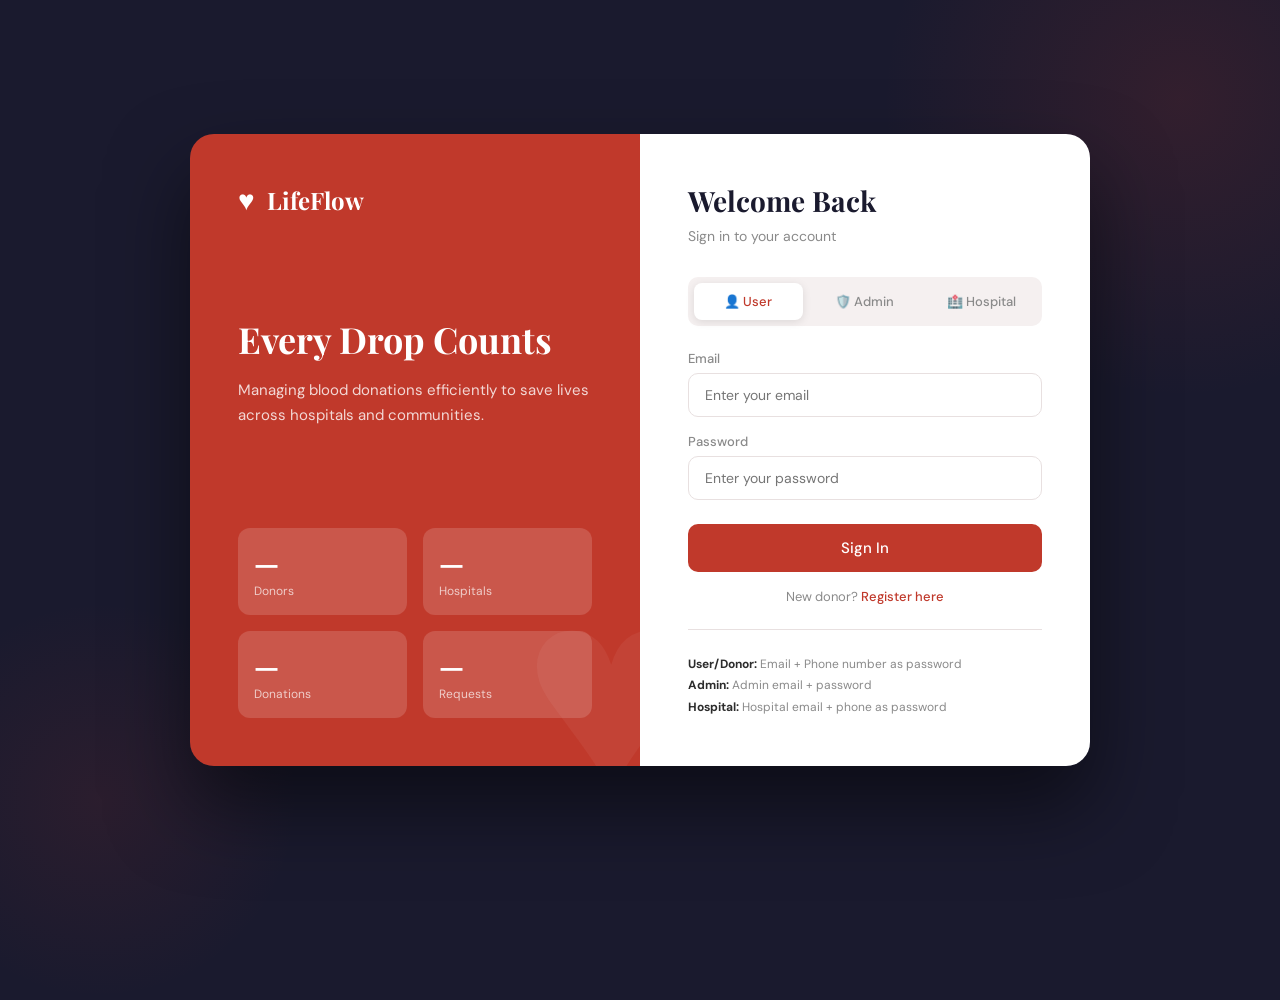
<file: index.html>
<!DOCTYPE html>
<html lang="en">
<head>
  <meta charset="UTF-8" />
  <meta name="viewport" content="width=device-width, initial-scale=1.0"/>
  <title>LifeFlow — Admin Dashboard</title>
  <link href="https://fonts.googleapis.com/css2?family=Playfair+Display:wght@400;600&family=DM+Sans:wght@300;400;500&display=swap" rel="stylesheet"/>
  <link rel="stylesheet" href="style.css"/>
</head>
<body>
  <nav class="sidebar">
    <div class="logo">
      <span class="logo-icon">&#9829;</span>
      <span class="logo-text">LifeFlow</span>
    </div>
    <div style="font-size:11px;color:rgba(255,255,255,0.4);padding:0 8px;margin-bottom:8px;text-transform:uppercase;letter-spacing:1px">Admin Panel</div>
    <ul class="nav-links">
      <li class="active" onclick="showSection('dashboard')"><span class="icon">&#9632;</span> Dashboard</li>
      <li onclick="showSection('donors')"><span class="icon">&#128100;</span> Donors</li>
      <li onclick="showSection('hospitals')"><span class="icon">&#127973;</span> Hospitals</li>
      <li onclick="showSection('donations')"><span class="icon">&#128137;</span> Donations</li>
      <li onclick="showSection('requests')"><span class="icon">&#128203;</span> Blood Requests</li>
      <li onclick="showSection('stock')"><span class="icon">&#128202;</span> Blood Stock</li>
    </ul>
    <div style="margin-top:auto;padding-top:2rem">
      <button class="btn-secondary" onclick="logout()" style="width:100%;font-size:13px;color:rgba(255,255,255,0.6);border-color:rgba(255,255,255,0.2)">&#128274; Logout</button>
    </div>
  </nav>

  <main class="main-content">
    <!-- DASHBOARD -->
    <section id="dashboard" class="section active">
      <div class="page-header">
        <h1>Dashboard</h1>
        <p class="subtitle">Blood Bank Overview</p>
      </div>
      <div class="stats-grid" id="dashboardStats">
        <div class="stat-card">
          <div class="stat-label">Total Donors</div>
          <div class="stat-value" id="totalDonors">—</div>
        </div>
        <div class="stat-card">
          <div class="stat-label">Hospitals</div>
          <div class="stat-value" id="totalHospitals">—</div>
        </div>
        <div class="stat-card">
          <div class="stat-label">Total Donations</div>
          <div class="stat-value" id="totalDonations">—</div>
        </div>
        <div class="stat-card urgent">
          <div class="stat-label">Pending Requests</div>
          <div class="stat-value" id="pendingRequests">—</div>
        </div>
      </div>
      <div class="stock-overview">
        <h2>Blood Stock Overview</h2>
        <div class="blood-grid" id="bloodStockGrid">Loading...</div>
      </div>
    </section>

    <!-- DONORS -->
    <section id="donors" class="section">
      <div class="page-header">
        <h1>Donors</h1>
        <button class="btn-primary" onclick="openModal('donorModal')">+ Add Donor</button>
      </div>
      <div class="search-bar">
        <input type="text" id="donorSearch" placeholder="Search by name or blood group..." oninput="filterDonors()"/>
      </div>
      <div class="table-wrap">
        <table id="donorTable">
          <thead><tr><th>Name</th><th>Gender</th><th>Age</th><th>Blood Group</th><th>Phone</th><th>City</th><th>Available</th><th>Actions</th></tr></thead>
          <tbody id="donorBody"></tbody>
        </table>
      </div>
    </section>

    <!-- HOSPITALS -->
    <section id="hospitals" class="section">
      <div class="page-header">
        <h1>Hospitals</h1>
        <button class="btn-primary" onclick="openModal('hospitalModal')">+ Add Hospital</button>
      </div>
      <div class="table-wrap">
        <table id="hospitalTable">
          <thead><tr><th>Name</th><th>City</th><th>Phone</th><th>Email</th><th>Actions</th></tr></thead>
          <tbody id="hospitalBody"></tbody>
        </table>
      </div>
    </section>

    <!-- DONATIONS -->
    <section id="donations" class="section">
      <div class="page-header">
        <h1>Donation Records</h1>
        <button class="btn-primary" onclick="openModal('donationModal')">+ Record Donation</button>
      </div>
      <div class="table-wrap">
        <table>
          <thead><tr><th>Donor</th><th>Hospital</th><th>Date</th><th>Units Donated</th></tr></thead>
          <tbody id="donationBody"></tbody>
        </table>
      </div>
    </section>

    <!-- BLOOD REQUESTS -->
    <section id="requests" class="section">
      <div class="page-header">
        <h1>Blood Requests</h1>
        <button class="btn-primary" onclick="openModal('requestModal')">+ New Request</button>
      </div>
      <div class="table-wrap">
        <table>
          <thead><tr><th>Patient</th><th>Blood Group</th><th>Units</th><th>Date</th><th>City</th><th>Status</th><th>Actions</th></tr></thead>
          <tbody id="requestBody"></tbody>
        </table>
      </div>
    </section>

    <!-- BLOOD STOCK -->
    <section id="stock" class="section">
      <div class="page-header">
        <h1>Blood Stock</h1>
        <button class="btn-primary" onclick="openModal('stockModal')">+ Update Stock</button>
      </div>
      <div class="table-wrap">
        <table>
          <thead><tr><th>Hospital</th><th>Blood Group</th><th>Units Available</th><th>Last Updated</th></tr></thead>
          <tbody id="stockBody"></tbody>
        </table>
      </div>
    </section>
  </main>

  <!-- MODALS -->
  <div class="modal-overlay" id="donorModal">
    <div class="modal">
      <div class="modal-header"><h2>Add Donor</h2><span class="close" onclick="closeModal('donorModal')">&times;</span></div>
      <form onsubmit="saveDonor(event)">
        <div class="form-row">
          <div class="form-group"><label>Full Name</label><input type="text" id="dName" required/></div>
          <div class="form-group"><label>Gender</label>
            <select id="dGender"><option>Male</option><option>Female</option><option>Other</option></select>
          </div>
        </div>
        <div class="form-row">
          <div class="form-group"><label>Age</label><input type="number" id="dAge" min="18" max="65" required/></div>
          <div class="form-group"><label>Blood Group</label>
            <select id="dBloodGroup"><option>A+</option><option>A-</option><option>B+</option><option>B-</option><option>AB+</option><option>AB-</option><option>O+</option><option>O-</option></select>
          </div>
        </div>
        <div class="form-row">
          <div class="form-group"><label>Phone</label><input type="text" id="dPhone" required/></div>
          <div class="form-group"><label>Email</label><input type="email" id="dEmail"/></div>
        </div>
        <div class="form-row">
          <div class="form-group"><label>City</label><input type="text" id="dCity"/></div>
          <div class="form-group"><label>Address</label><input type="text" id="dAddress"/></div>
        </div>
        <div class="form-group">
          <label><input type="checkbox" id="dAvailable" checked/> Available to Donate</label>
        </div>
        <div class="modal-footer">
          <button type="button" class="btn-secondary" onclick="closeModal('donorModal')">Cancel</button>
          <button type="submit" class="btn-primary">Save Donor</button>
        </div>
      </form>
    </div>
  </div>

  <div class="modal-overlay" id="hospitalModal">
    <div class="modal">
      <div class="modal-header"><h2>Add Hospital</h2><span class="close" onclick="closeModal('hospitalModal')">&times;</span></div>
      <form onsubmit="saveHospital(event)">
        <div class="form-group"><label>Hospital Name</label><input type="text" id="hName" required/></div>
        <div class="form-row">
          <div class="form-group"><label>City</label><input type="text" id="hCity" required/></div>
          <div class="form-group"><label>Phone</label><input type="text" id="hPhone"/></div>
        </div>
        <div class="form-row">
          <div class="form-group"><label>Email</label><input type="email" id="hEmail"/></div>
          <div class="form-group"><label>Address</label><input type="text" id="hAddress"/></div>
        </div>
        <div class="modal-footer">
          <button type="button" class="btn-secondary" onclick="closeModal('hospitalModal')">Cancel</button>
          <button type="submit" class="btn-primary">Save Hospital</button>
        </div>
      </form>
    </div>
  </div>

  <div class="modal-overlay" id="donationModal">
    <div class="modal">
      <div class="modal-header"><h2>Record Donation</h2><span class="close" onclick="closeModal('donationModal')">&times;</span></div>
      <form onsubmit="saveDonation(event)">
        <div class="form-row">
          <div class="form-group"><label>Donor ID</label><input type="number" id="dnDonorId" required/></div>
          <div class="form-group"><label>Hospital ID</label><input type="number" id="dnHospitalId" required/></div>
        </div>
        <div class="form-row">
          <div class="form-group"><label>Donation Date</label><input type="date" id="dnDate" required/></div>
          <div class="form-group"><label>Units Donated</label><input type="number" id="dnUnits" min="1" required/></div>
        </div>
        <div class="modal-footer">
          <button type="button" class="btn-secondary" onclick="closeModal('donationModal')">Cancel</button>
          <button type="submit" class="btn-primary">Save</button>
        </div>
      </form>
    </div>
  </div>

  <div class="modal-overlay" id="requestModal">
    <div class="modal">
      <div class="modal-header"><h2>New Blood Request</h2><span class="close" onclick="closeModal('requestModal')">&times;</span></div>
      <form onsubmit="saveRequest(event)">
        <div class="form-row">
          <div class="form-group"><label>Patient Name</label><input type="text" id="rPatient" required/></div>
          <div class="form-group"><label>Blood Group</label>
            <select id="rBloodGroup"><option>A+</option><option>A-</option><option>B+</option><option>B-</option><option>AB+</option><option>AB-</option><option>O+</option><option>O-</option></select>
          </div>
        </div>
        <div class="form-row">
          <div class="form-group"><label>Units Required</label><input type="number" id="rUnits" min="1" required/></div>
          <div class="form-group"><label>Request Date</label><input type="date" id="rDate" required/></div>
        </div>
        <div class="form-row">
          <div class="form-group"><label>City</label><input type="text" id="rCity"/></div>
          <div class="form-group"><label>Hospital ID</label><input type="number" id="rHospitalId" required/></div>
        </div>
        <div class="modal-footer">
          <button type="button" class="btn-secondary" onclick="closeModal('requestModal')">Cancel</button>
          <button type="submit" class="btn-primary">Submit Request</button>
        </div>
      </form>
    </div>
  </div>

  <div class="modal-overlay" id="stockModal">
    <div class="modal">
      <div class="modal-header"><h2>Update Blood Stock</h2><span class="close" onclick="closeModal('stockModal')">&times;</span></div>
      <form onsubmit="saveStock(event)">
        <div class="form-row">
          <div class="form-group"><label>Hospital ID</label><input type="number" id="sHospitalId" required/></div>
          <div class="form-group"><label>Blood Group</label>
            <select id="sBloodGroup"><option>A+</option><option>A-</option><option>B+</option><option>B-</option><option>AB+</option><option>AB-</option><option>O+</option><option>O-</option></select>
          </div>
        </div>
        <div class="form-group"><label>Units Available</label><input type="number" id="sUnits" min="0" required/></div>
        <div class="modal-footer">
          <button type="button" class="btn-secondary" onclick="closeModal('stockModal')">Cancel</button>
          <button type="submit" class="btn-primary">Update Stock</button>
        </div>
      </form>
    </div>
  </div>

  <div id="toast" class="toast"></div>
  <script src="app.js"></script>
</body>
</html>
</file>
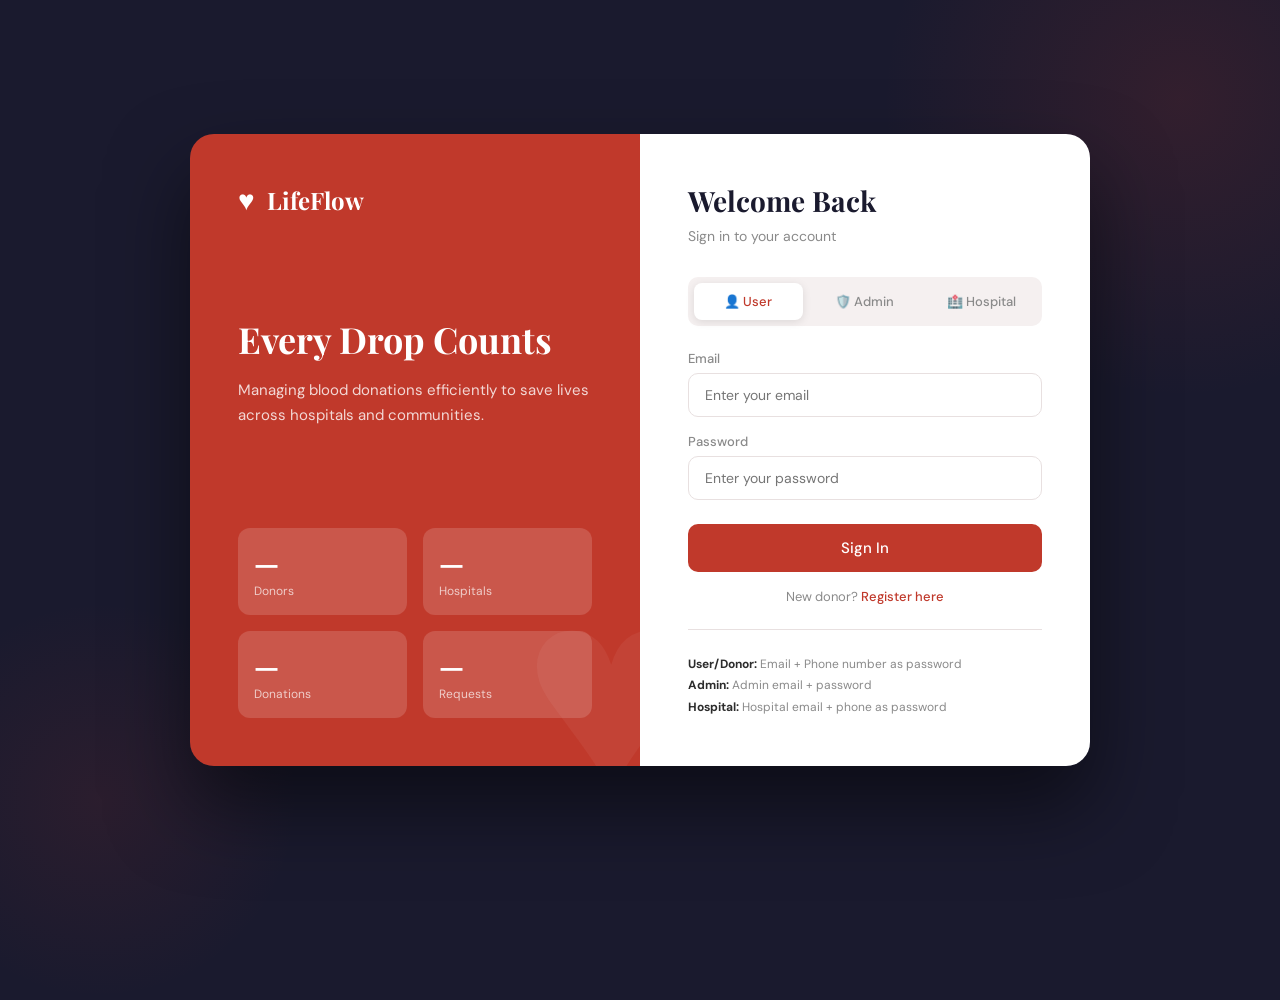
<file: login.html>
<!DOCTYPE html>
<html lang="en">
<head>
  <meta charset="UTF-8"/>
  <meta name="viewport" content="width=device-width, initial-scale=1.0"/>
  <title>LifeFlow — Login</title>
  <link href="https://fonts.googleapis.com/css2?family=Playfair+Display:wght@400;600;700&family=DM+Sans:wght@300;400;500&display=swap" rel="stylesheet"/>
  <style>
    *, *::before, *::after { box-sizing: border-box; margin: 0; padding: 0; }
    :root {
      --red: #c0392b; --red-dark: #922b21; --red-light: #fadbd8;
      --dark: #1a1a2e; --card: #ffffff; --border: #e8e0e0;
      --text: #2c2c2c; --text-muted: #8a8a8a; --bg: #f9f4f4;
    }
    body {
      font-family: 'DM Sans', sans-serif;
      background: var(--dark);
      min-height: 100vh;
      display: flex; align-items: center; justify-content: center;
      position: relative; overflow: hidden;
    }
    body::before {
      content: '';
      position: absolute; width: 600px; height: 600px;
      background: radial-gradient(circle, rgba(192,57,43,0.15) 0%, transparent 70%);
      top: -200px; right: -200px; border-radius: 50%;
      animation: pulse 4s ease-in-out infinite;
    }
    body::after {
      content: '';
      position: absolute; width: 400px; height: 400px;
      background: radial-gradient(circle, rgba(192,57,43,0.1) 0%, transparent 70%);
      bottom: -100px; left: -100px; border-radius: 50%;
      animation: pulse 4s ease-in-out infinite reverse;
    }
    @keyframes pulse { 0%,100%{transform:scale(1);opacity:.5} 50%{transform:scale(1.1);opacity:1} }
    @keyframes slideUp { from{transform:translateY(30px);opacity:0} to{transform:translateY(0);opacity:1} }

    .container {
      display: grid; grid-template-columns: 1fr 1fr;
      width: 900px; max-width: 95vw; min-height: 560px;
      border-radius: 24px; overflow: hidden;
      position: relative; z-index: 1;
      box-shadow: 0 40px 80px rgba(0,0,0,0.5);
      animation: slideUp 0.5s ease;
    }
    .left-panel {
      background: var(--red); padding: 3rem;
      display: flex; flex-direction: column; justify-content: space-between;
      position: relative; overflow: hidden;
    }
    .left-panel::before {
      content: '♥'; position: absolute; font-size: 300px;
      color: rgba(255,255,255,0.05); bottom: -80px; right: -60px; line-height: 1;
    }
    .brand { display: flex; align-items: center; gap: 12px; }
    .brand-icon { font-size: 28px; color: #fff; }
    .brand-name { font-family:'Playfair Display',serif; color:#fff; font-size:24px; font-weight:700; }
    .left-content { position: relative; z-index: 1; }
    .left-content h1 { font-family:'Playfair Display',serif; color:#fff; font-size:36px; font-weight:700; line-height:1.2; margin-bottom:1rem; }
    .left-content p { color:rgba(255,255,255,0.8); font-size:15px; line-height:1.7; }
    .stats { display:grid; grid-template-columns:1fr 1fr; gap:16px; position:relative; z-index:1; }
    .stat-item { background:rgba(255,255,255,0.15); border-radius:12px; padding:16px; }
    .stat-num { font-family:'Playfair Display',serif; font-size:28px; font-weight:700; color:#fff; }
    .stat-lbl { font-size:12px; color:rgba(255,255,255,0.7); margin-top:2px; }

    .right-panel { background:var(--card); padding:3rem; display:flex; flex-direction:column; justify-content:center; }
    .right-panel h2 { font-family:'Playfair Display',serif; font-size:28px; color:var(--dark); margin-bottom:8px; }
    .right-panel .sub { color:var(--text-muted); font-size:14px; margin-bottom:2rem; }

    .role-tabs { display:grid; grid-template-columns:1fr 1fr 1fr; gap:8px; margin-bottom:1.5rem; background:#f5f0f0; padding:6px; border-radius:10px; }
    .role-tab { padding:10px; border:none; background:transparent; border-radius:8px; font-family:'DM Sans',sans-serif; font-size:13px; font-weight:500; color:var(--text-muted); cursor:pointer; transition:all 0.2s; text-align:center; }
    .role-tab.active { background:var(--card); color:var(--red); box-shadow:0 2px 8px rgba(0,0,0,0.1); }

    .form-group { margin-bottom:1rem; }
    .form-group label { display:block; font-size:13px; font-weight:500; color:var(--text-muted); margin-bottom:6px; }
    .form-group input { width:100%; padding:12px 16px; border:1.5px solid var(--border); border-radius:10px; font-family:'DM Sans',sans-serif; font-size:14px; color:var(--text); outline:none; transition:border 0.2s; }
    .form-group input:focus { border-color:var(--red); }

    .btn-login { width:100%; padding:14px; background:var(--red); color:#fff; border:none; border-radius:10px; font-family:'DM Sans',sans-serif; font-size:15px; font-weight:500; cursor:pointer; transition:background 0.2s,transform 0.1s; margin-top:0.5rem; }
    .btn-login:hover { background:var(--red-dark); }
    .btn-login:active { transform:scale(0.98); }

    .error-msg { background:var(--red-light); color:var(--red-dark); padding:10px 14px; border-radius:8px; font-size:13px; margin-bottom:1rem; display:none; }
    .error-msg.show { display:block; }

    .hint { margin-top:1.5rem; padding-top:1.5rem; border-top:1px solid var(--border); font-size:12px; color:var(--text-muted); line-height:1.8; }
    .hint strong { color:var(--text); }

    .register-link { text-align:center; margin-top:1rem; font-size:13px; color:var(--text-muted); }
    .register-link a { color:var(--red); text-decoration:none; font-weight:500; }

    @media(max-width:700px) { .container{grid-template-columns:1fr} .left-panel{display:none} }
  </style>
</head>
<body>
<div class="container">
  <div class="left-panel">
    <div class="brand">
      <span class="brand-icon">♥</span>
      <span class="brand-name">LifeFlow</span>
    </div>
    <div class="left-content">
      <h1>Every Drop Counts</h1>
      <p>Managing blood donations efficiently to save lives across hospitals and communities.</p>
    </div>
    <div class="stats">
      <div class="stat-item"><div class="stat-num" id="ls-donors">—</div><div class="stat-lbl">Donors</div></div>
      <div class="stat-item"><div class="stat-num" id="ls-hospitals">—</div><div class="stat-lbl">Hospitals</div></div>
      <div class="stat-item"><div class="stat-num" id="ls-donations">—</div><div class="stat-lbl">Donations</div></div>
      <div class="stat-item"><div class="stat-num" id="ls-requests">—</div><div class="stat-lbl">Requests</div></div>
    </div>
  </div>

  <div class="right-panel">
    <h2>Welcome Back</h2>
    <p class="sub">Sign in to your account</p>

    <div class="role-tabs">
      <button class="role-tab active" onclick="setRole('user', this)">👤 User</button>
      <button class="role-tab" onclick="setRole('admin', this)">🛡️ Admin</button>
      <button class="role-tab" onclick="setRole('hospital', this)">🏥 Hospital</button>
    </div>

    <div class="error-msg" id="errorMsg">Invalid credentials. Please try again.</div>

    <div class="form-group">
      <label>Email</label>
      <input type="email" id="loginEmail" placeholder="Enter your email"/>
    </div>
    <div class="form-group">
      <label id="passLabel">Password</label>
      <input type="password" id="loginPassword" placeholder="Enter your password"/>
    </div>

    <button class="btn-login" onclick="handleLogin()">Sign In</button>

    <div class="register-link" id="registerLink">
      New donor? <a href="register.html">Register here</a>
    </div>

    <div class="hint" id="loginHint">
      <strong>User/Donor:</strong> Email + Phone number as password<br/>
      <strong>Admin:</strong> Admin email + password<br/>
      <strong>Hospital:</strong> Hospital email + phone as password
    </div>
  </div>
</div>

<script>
  const API = 'http://localhost:8080/api';
  let currentRole = 'user';

  function setRole(role, btn) {
    currentRole = role;
    document.querySelectorAll('.role-tab').forEach(t => t.classList.remove('active'));
    btn.classList.add('active');
    document.getElementById('errorMsg').classList.remove('show');
    document.getElementById('registerLink').style.display = (role === 'user') ? 'block' : 'none';
    document.getElementById('loginEmail').value = '';
    document.getElementById('loginPassword').value = '';
  }

  async function handleLogin() {
    const email = document.getElementById('loginEmail').value.trim();
    const password = document.getElementById('loginPassword').value.trim();
    const errorMsg = document.getElementById('errorMsg');
    errorMsg.classList.remove('show');

    if (!email || !password) {
      errorMsg.textContent = 'Please enter email and password.';
      errorMsg.classList.add('show'); return;
    }

    try {
      const endpoint = currentRole === 'admin' ? 'admin' : currentRole === 'hospital' ? 'hospital' : 'donor';
      const res = await fetch(`${API}/auth/${endpoint}/login`, {
        method: 'POST',
        headers: {'Content-Type':'application/json'},
        body: JSON.stringify({email, password})
      });

      if (res.ok) {
        const data = await res.json();
        sessionStorage.setItem('role', currentRole);
        sessionStorage.setItem('user', JSON.stringify(data));
        if (currentRole === 'admin') window.location.href = 'index.html';
        else if (currentRole === 'hospital') window.location.href = 'hospital-dashboard.html';
        else window.location.href = 'user-dashboard.html';
      } else {
        errorMsg.textContent = currentRole === 'user'
          ? 'Invalid credentials. Use your email and phone number as password.'
          : currentRole === 'hospital'
          ? 'Invalid credentials. Use hospital email and phone as password.'
          : 'Invalid admin credentials.';
        errorMsg.classList.add('show');
      }
    } catch(e) {
      errorMsg.textContent = 'Cannot connect to server. Make sure backend is running.';
      errorMsg.classList.add('show');
    }
  }

  document.addEventListener('keydown', e => { if (e.key === 'Enter') handleLogin(); });

  async function loadStats() {
    try {
      const [d,h,dn,r] = await Promise.all([
        fetch(`${API}/donors`).then(r=>r.json()),
        fetch(`${API}/hospitals`).then(r=>r.json()),
        fetch(`${API}/donations`).then(r=>r.json()),
        fetch(`${API}/requests`).then(r=>r.json())
      ]);
      document.getElementById('ls-donors').textContent = d.length;
      document.getElementById('ls-hospitals').textContent = h.length;
      document.getElementById('ls-donations').textContent = dn.length;
      document.getElementById('ls-requests').textContent = r.length;
    } catch(e) {}
  }
  loadStats();
</script>
</body>
</html>
</file>
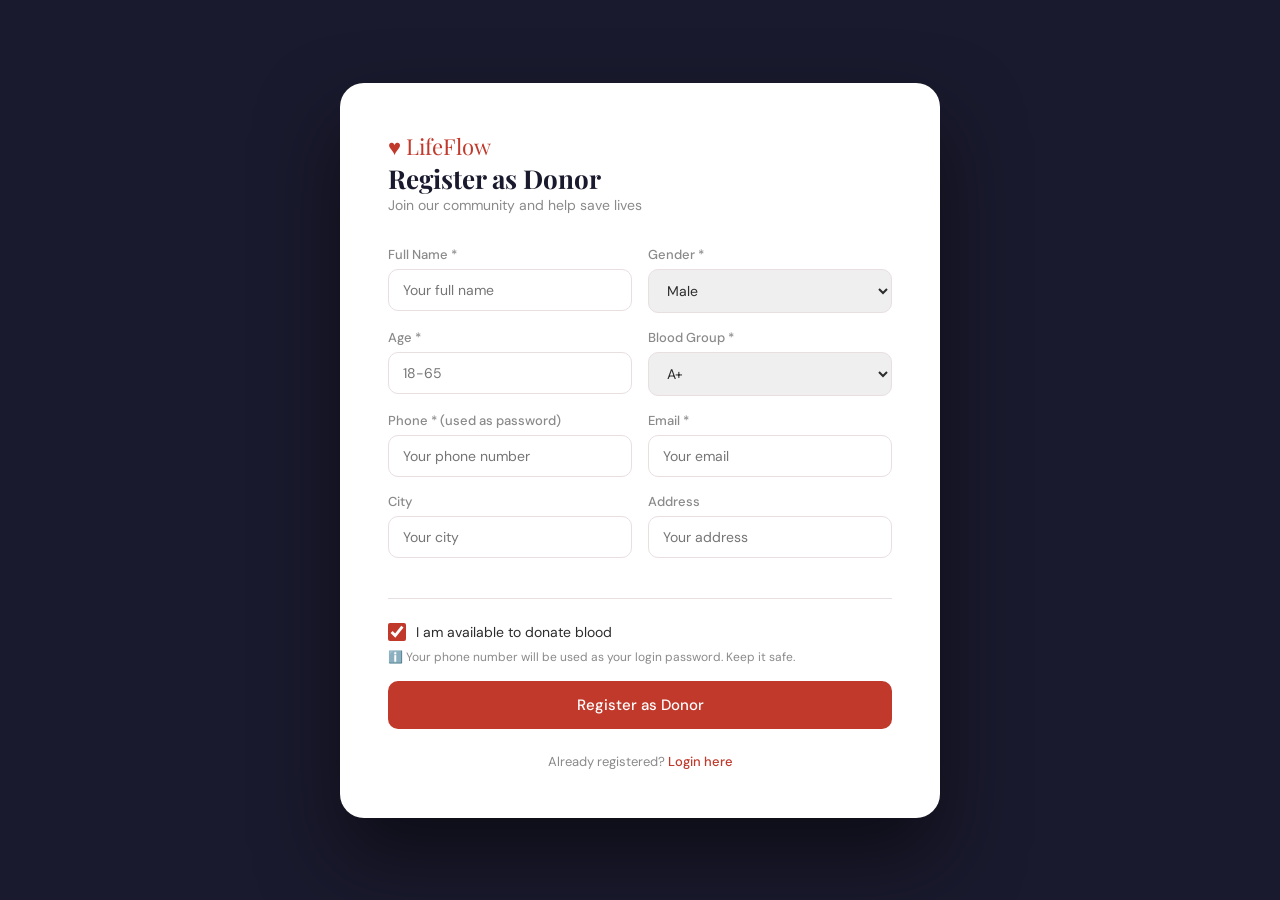
<file: register.html>
<!DOCTYPE html>
<html lang="en">
<head>
  <meta charset="UTF-8"/>
  <meta name="viewport" content="width=device-width, initial-scale=1.0"/>
  <title>LifeFlow — Register as Donor</title>
  <link href="https://fonts.googleapis.com/css2?family=Playfair+Display:wght@400;600;700&family=DM+Sans:wght@300;400;500&display=swap" rel="stylesheet"/>
  <style>
    *, *::before, *::after { box-sizing: border-box; margin: 0; padding: 0; }
    :root { --red:#c0392b; --red-dark:#922b21; --red-light:#fadbd8; --dark:#1a1a2e; --card:#ffffff; --border:#e8e0e0; --text:#2c2c2c; --text-muted:#8a8a8a; }
    body { font-family:'DM Sans',sans-serif; background:var(--dark); min-height:100vh; display:flex; align-items:center; justify-content:center; padding:2rem; }
    @keyframes slideUp { from{transform:translateY(30px);opacity:0} to{transform:translateY(0);opacity:1} }

    .register-box {
      background:var(--card); border-radius:24px; padding:3rem;
      width:600px; max-width:95vw;
      box-shadow:0 40px 80px rgba(0,0,0,0.5);
      animation:slideUp 0.5s ease;
    }
    .reg-header { display:flex; align-items:center; gap:12px; margin-bottom:2rem; }
    .reg-header .logo { font-family:'Playfair Display',serif; font-size:22px; color:var(--red); display:flex; align-items:center; gap:8px; }
    .reg-header h2 { font-family:'Playfair Display',serif; font-size:26px; color:var(--dark); }
    .reg-header p { color:var(--text-muted); font-size:14px; }

    .form-row { display:grid; grid-template-columns:1fr 1fr; gap:16px; }
    .form-group { margin-bottom:1rem; display:flex; flex-direction:column; gap:6px; }
    .form-group label { font-size:13px; font-weight:500; color:var(--text-muted); }
    .form-group input, .form-group select {
      padding:11px 14px; border:1.5px solid var(--border); border-radius:10px;
      font-family:'DM Sans',sans-serif; font-size:14px; color:var(--text); outline:none; transition:border 0.2s;
    }
    .form-group input:focus, .form-group select:focus { border-color:var(--red); }

    .check-group { display:flex; align-items:center; gap:10px; margin:0.5rem 0; }
    .check-group input { width:18px; height:18px; accent-color:var(--red); }
    .check-group label { font-size:14px; color:var(--text); }

    .btn-register { width:100%; padding:14px; background:var(--red); color:#fff; border:none; border-radius:10px; font-family:'DM Sans',sans-serif; font-size:15px; font-weight:500; cursor:pointer; transition:background 0.2s; margin-top:1rem; }
    .btn-register:hover { background:var(--red-dark); }

    .success-msg { background:#d5f5e3; color:#1e8449; padding:12px 16px; border-radius:10px; font-size:14px; margin-bottom:1rem; display:none; }
    .success-msg.show { display:block; }
    .error-msg { background:var(--red-light); color:var(--red-dark); padding:12px 16px; border-radius:10px; font-size:14px; margin-bottom:1rem; display:none; }
    .error-msg.show { display:block; }

    .login-link { text-align:center; margin-top:1.5rem; font-size:13px; color:var(--text-muted); }
    .login-link a { color:var(--red); text-decoration:none; font-weight:500; }

    .divider { border:none; border-top:1px solid var(--border); margin:1.5rem 0; }
  </style>
</head>
<body>
<div class="register-box">
  <div class="reg-header">
    <div>
      <div class="logo">♥ LifeFlow</div>
      <h2>Register as Donor</h2>
      <p>Join our community and help save lives</p>
    </div>
  </div>

  <div class="success-msg" id="successMsg">✅ Registration successful! You can now login with your email and phone number.</div>
  <div class="error-msg" id="errorMsg"></div>

  <form onsubmit="registerDonor(event)">
    <div class="form-row">
      <div class="form-group">
        <label>Full Name *</label>
        <input type="text" id="rName" required placeholder="Your full name"/>
      </div>
      <div class="form-group">
        <label>Gender *</label>
        <select id="rGender">
          <option>Male</option><option>Female</option><option>Other</option>
        </select>
      </div>
    </div>
    <div class="form-row">
      <div class="form-group">
        <label>Age *</label>
        <input type="number" id="rAge" min="18" max="65" required placeholder="18-65"/>
      </div>
      <div class="form-group">
        <label>Blood Group *</label>
        <select id="rBloodGroup">
          <option>A+</option><option>A-</option><option>B+</option><option>B-</option>
          <option>AB+</option><option>AB-</option><option>O+</option><option>O-</option>
        </select>
      </div>
    </div>
    <div class="form-row">
      <div class="form-group">
        <label>Phone * (used as password)</label>
        <input type="text" id="rPhone" required placeholder="Your phone number"/>
      </div>
      <div class="form-group">
        <label>Email *</label>
        <input type="email" id="rEmail" required placeholder="Your email"/>
      </div>
    </div>
    <div class="form-row">
      <div class="form-group">
        <label>City</label>
        <input type="text" id="rCity" placeholder="Your city"/>
      </div>
      <div class="form-group">
        <label>Address</label>
        <input type="text" id="rAddress" placeholder="Your address"/>
      </div>
    </div>
    <hr class="divider"/>
    <div class="check-group">
      <input type="checkbox" id="rAvailable" checked/>
      <label for="rAvailable">I am available to donate blood</label>
    </div>
    <p style="font-size:12px;color:var(--text-muted);margin-top:8px">
      ℹ️ Your phone number will be used as your login password. Keep it safe.
    </p>
    <button type="submit" class="btn-register">Register as Donor</button>
  </form>

  <div class="login-link">Already registered? <a href="login.html">Login here</a></div>
</div>

<script>
  const API = 'http://localhost:8080/api';

  async function registerDonor(e) {
    e.preventDefault();
    const donor = {
      fullName: document.getElementById('rName').value,
      gender: document.getElementById('rGender').value,
      age: +document.getElementById('rAge').value,
      bloodGroup: document.getElementById('rBloodGroup').value,
      phone: document.getElementById('rPhone').value,
      email: document.getElementById('rEmail').value,
      city: document.getElementById('rCity').value,
      address: document.getElementById('rAddress').value,
      availableToDonate: document.getElementById('rAvailable').checked
    };

    try {
      const res = await fetch(`${API}/donors`, {
        method: 'POST',
        headers: {'Content-Type':'application/json'},
        body: JSON.stringify(donor)
      });
      if (res.ok) {
        document.getElementById('successMsg').classList.add('show');
        document.getElementById('errorMsg').classList.remove('show');
        e.target.reset();
        setTimeout(() => window.location.href = 'login.html', 2500);
      } else {
        throw new Error('Registration failed');
      }
    } catch(err) {
      document.getElementById('errorMsg').textContent = 'Registration failed. Please try again.';
      document.getElementById('errorMsg').classList.add('show');
    }
  }
</script>
</body>
</html>
</file>
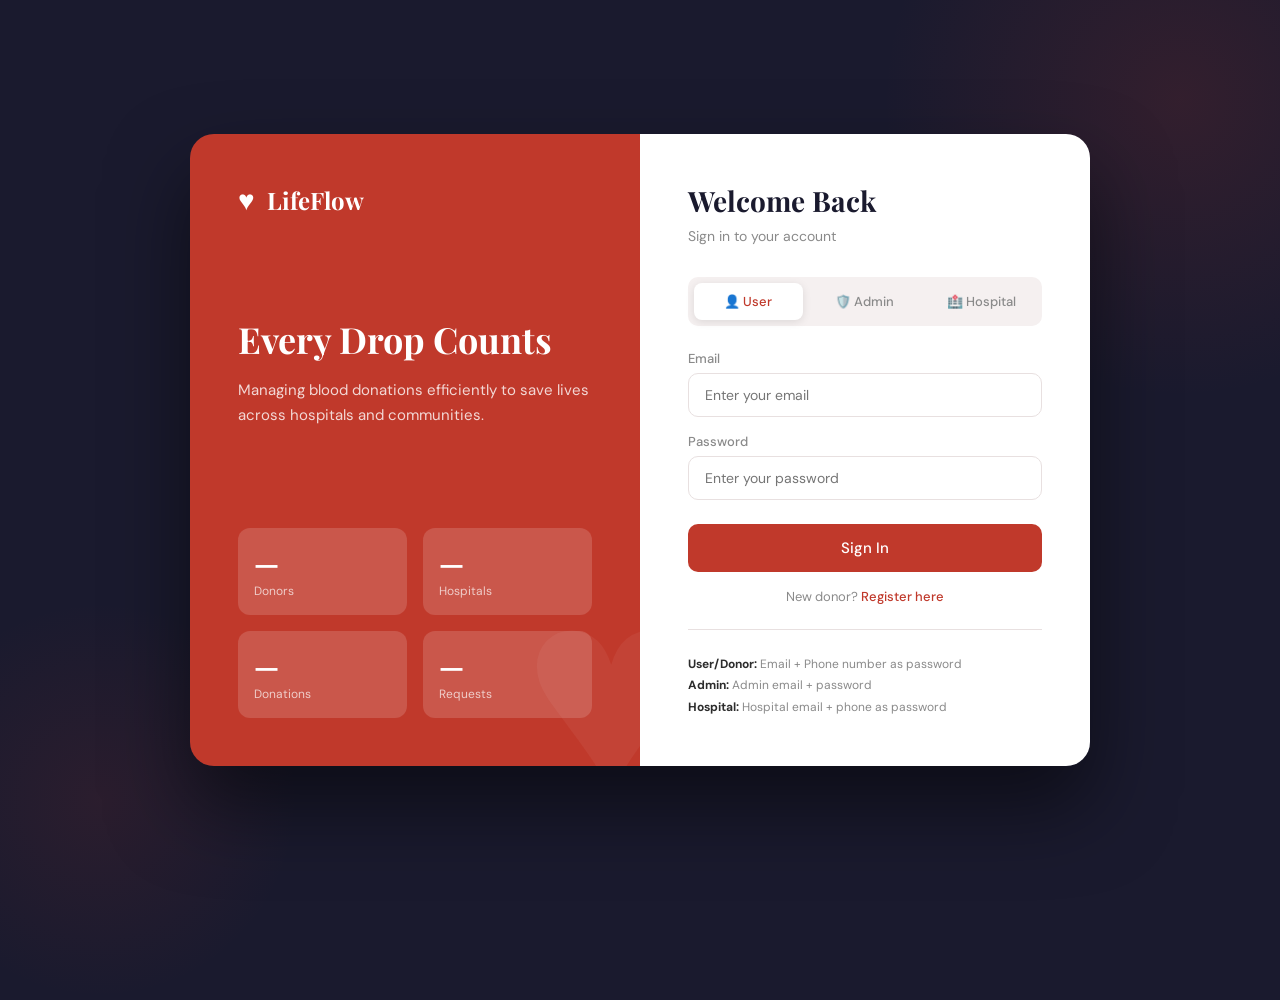
<file: user-dashboard.html>
<!DOCTYPE html>
<html lang="en">
<head>
  <meta charset="UTF-8"/>
  <meta name="viewport" content="width=device-width, initial-scale=1.0"/>
  <title>LifeFlow — User Dashboard</title>
  <link href="https://fonts.googleapis.com/css2?family=Playfair+Display:wght@400;600&family=DM+Sans:wght@300;400;500&display=swap" rel="stylesheet"/>
  <link rel="stylesheet" href="style.css"/>
  <style>
    .profile-banner {
      background: linear-gradient(135deg, var(--red) 0%, var(--red-dark) 100%);
      border-radius: 16px; padding: 2rem; color: #fff;
      display: flex; align-items: center; gap: 1.5rem; margin-bottom: 2rem;
    }
    .avatar {
      width: 65px; height: 65px; border-radius: 50%;
      background: rgba(255,255,255,0.2);
      display: flex; align-items: center; justify-content: center;
      font-family: 'Playfair Display', serif; font-size: 24px; color: #fff; flex-shrink: 0;
    }
    .profile-info h2 { font-family: 'Playfair Display', serif; font-size: 20px; margin-bottom: 4px; }
    .profile-info p { font-size: 13px; opacity: 0.85; margin-bottom: 2px; }
    .blood-pill {
      margin-left: auto; background: rgba(255,255,255,0.2);
      border-radius: 12px; padding: 12px 20px; text-align: center; flex-shrink: 0;
    }
    .blood-pill .bg { font-family: 'Playfair Display', serif; font-size: 30px; font-weight: 600; }
    .blood-pill .bl { font-size: 11px; opacity: 0.8; text-transform: uppercase; letter-spacing: 1px; }
    .donor-card {
      background: var(--card); border: 1px solid var(--border); border-radius: 12px;
      padding: 1.25rem; display: flex; align-items: center; gap: 1rem;
    }
    .donor-avatar {
      width: 44px; height: 44px; border-radius: 50%;
      background: var(--red-light); display: flex; align-items: center;
      justify-content: center; font-weight: 600; color: var(--red); flex-shrink: 0;
    }
    .donor-info { flex: 1; }
    .donor-info strong { display: block; font-size: 14px; color: var(--text); }
    .donor-info span { font-size: 12px; color: var(--text-muted); }
    .donors-grid { display: grid; grid-template-columns: repeat(auto-fill, minmax(260px, 1fr)); gap: 12px; }
  </style>
</head>
<body>
<nav class="sidebar">
  <div class="logo"><span class="logo-icon">&#9829;</span><span class="logo-text">LifeFlow</span></div>
  <ul class="nav-links">
    <li class="active" onclick="showSection('uHome', this)"><span class="icon">🏠</span> Home</li>
    <li onclick="showSection('uDonors', this)"><span class="icon">🩸</span> Find Donors</li>
    <li onclick="showSection('uStock', this)"><span class="icon">📊</span> Blood Stock</li>
    <li onclick="showSection('uRequest', this)"><span class="icon">📋</span> Blood Request</li>
    <li onclick="showSection('uMyDonations', this)"><span class="icon">📜</span> My Donations</li>
    <li onclick="showSection('uProfile', this)"><span class="icon">👤</span> My Profile</li>
  </ul>
  <div style="margin-top:auto;padding-top:2rem">
    <button class="btn-secondary" onclick="logout()" style="width:100%;font-size:13px">Logout</button>
  </div>
</nav>

<main class="main-content">

  <!-- HOME -->
  <section id="uHome" class="section active">
    <div class="page-header">
      <div><h1 id="welcomeMsg">Welcome!</h1><p class="subtitle">Blood Bank Portal</p></div>
    </div>
    <div class="profile-banner">
      <div class="avatar" id="homeAvatar">?</div>
      <div class="profile-info">
        <h2 id="homeName">—</h2>
        <p id="homeEmail">—</p>
        <p id="homePhone">—</p>
        <p id="homeCity">—</p>
      </div>
      <div class="blood-pill">
        <div class="bg" id="homeBlood">—</div>
        <div class="bl">Blood Group</div>
      </div>
    </div>
    <div class="stats-grid">
      <div class="stat-card"><div class="stat-label">Total Donors</div><div class="stat-value" id="uTotalDonors">—</div></div>
      <div class="stat-card"><div class="stat-label">Hospitals</div><div class="stat-value" id="uTotalHospitals">—</div></div>
      <div class="stat-card"><div class="stat-label">My Donations</div><div class="stat-value" id="uMyDonCount">—</div></div>
      <div class="stat-card urgent"><div class="stat-label">My Requests</div><div class="stat-value" id="uMyReqCount">—</div></div>
    </div>
  </section>

  <!-- FIND DONORS -->
  <section id="uDonors" class="section">
    <div class="page-header"><h1>Find Donors</h1></div>
    <div style="display:flex;gap:12px;margin-bottom:1.5rem;flex-wrap:wrap">
      <select id="filterBloodGroup" style="padding:10px 14px;border:1px solid var(--border);border-radius:8px;font-family:'DM Sans',sans-serif;font-size:14px;outline:none">
        <option value="">All Blood Groups</option>
        <option>A+</option><option>A-</option><option>B+</option><option>B-</option>
        <option>AB+</option><option>AB-</option><option>O+</option><option>O-</option>
      </select>
      <select id="filterCity" style="padding:10px 14px;border:1px solid var(--border);border-radius:8px;font-family:'DM Sans',sans-serif;font-size:14px;outline:none">
        <option value="">All Cities</option>
      </select>
      <button class="btn-primary" onclick="filterDonors()">Search</button>
      <button class="btn-secondary" onclick="loadAllDonors()">Show All</button>
    </div>
    <div class="donors-grid" id="donorsGrid">Loading...</div>
  </section>

  <!-- BLOOD STOCK -->
  <section id="uStock" class="section">
    <div class="page-header"><h1>Blood Stock</h1></div>
    <div class="stock-overview">
      <h2>Available Units Across All Hospitals</h2>
      <div class="blood-grid" id="uStockGrid">Loading...</div>
    </div>
    <br/>
    <div class="table-wrap">
      <table>
        <thead><tr><th>Hospital</th><th>Blood Group</th><th>Units Available</th><th>Last Updated</th></tr></thead>
        <tbody id="uStockBody"></tbody>
      </table>
    </div>
  </section>

  <!-- BLOOD REQUEST -->
  <section id="uRequest" class="section">
    <div class="page-header">
      <h1>Blood Requests</h1>
      <button class="btn-primary" onclick="openModal('reqModal')">+ New Request</button>
    </div>
    <div class="table-wrap">
      <table>
        <thead><tr><th>Patient</th><th>Blood Group</th><th>Units</th><th>Hospital</th><th>Date</th><th>Status</th></tr></thead>
        <tbody id="uReqBody"></tbody>
      </table>
    </div>
  </section>

  <!-- MY DONATIONS -->
  <section id="uMyDonations" class="section">
    <div class="page-header"><h1>My Donation History</h1></div>
    <div class="table-wrap">
      <table>
        <thead><tr><th>Hospital</th><th>Date</th><th>Units Donated</th></tr></thead>
        <tbody id="uDonBody"></tbody>
      </table>
    </div>
  </section>

  <!-- MY PROFILE -->
  <section id="uProfile" class="section">
    <div class="page-header"><h1>My Profile</h1>
      <button class="btn-primary" onclick="openModal('editModal')">Edit Profile</button>
    </div>
    <div class="profile-banner">
      <div class="avatar" id="profAvatar">?</div>
      <div class="profile-info">
        <h2 id="profName">—</h2>
        <p id="profEmail">—</p>
        <p id="profPhone">—</p>
        <p id="profCity">—</p>
        <p id="profAddress">—</p>
      </div>
      <div class="blood-pill">
        <div class="bg" id="profBlood">—</div>
        <div class="bl">Blood Group</div>
      </div>
    </div>
    <div class="stats-grid" style="grid-template-columns:repeat(3,1fr)">
      <div class="stat-card"><div class="stat-label">Age</div><div class="stat-value" id="profAge">—</div></div>
      <div class="stat-card"><div class="stat-label">Gender</div><div class="stat-value" id="profGender" style="font-size:18px">—</div></div>
      <div class="stat-card"><div class="stat-label">Available to Donate</div><div class="stat-value" id="profAvailable" style="font-size:16px">—</div></div>
    </div>
  </section>
</main>

<!-- Request Modal -->
<div class="modal-overlay" id="reqModal">
  <div class="modal">
    <div class="modal-header"><h2>New Blood Request</h2><span class="close" onclick="closeModal('reqModal')">&times;</span></div>
    <form onsubmit="submitRequest(event)">
      <div class="form-row">
        <div class="form-group"><label>Patient Name</label><input type="text" id="rqPatient" required/></div>
        <div class="form-group"><label>Blood Group</label>
          <select id="rqBG"><option>A+</option><option>A-</option><option>B+</option><option>B-</option><option>AB+</option><option>AB-</option><option>O+</option><option>O-</option></select>
        </div>
      </div>
      <div class="form-row">
        <div class="form-group"><label>Units Required</label><input type="number" id="rqUnits" min="1" required/></div>
        <div class="form-group"><label>Date</label><input type="date" id="rqDate" required/></div>
      </div>
      <div class="form-row">
        <div class="form-group"><label>City</label><input type="text" id="rqCity"/></div>
        <div class="form-group"><label>Hospital ID</label><input type="number" id="rqHospId" required/></div>
      </div>
      <div class="modal-footer">
        <button type="button" class="btn-secondary" onclick="closeModal('reqModal')">Cancel</button>
        <button type="submit" class="btn-primary">Submit Request</button>
      </div>
    </form>
  </div>
</div>

<!-- Edit Profile Modal -->
<div class="modal-overlay" id="editModal">
  <div class="modal">
    <div class="modal-header"><h2>Edit Profile</h2><span class="close" onclick="closeModal('editModal')">&times;</span></div>
    <form onsubmit="updateProfile(event)">
      <div class="form-row">
        <div class="form-group"><label>Phone</label><input type="text" id="epPhone"/></div>
        <div class="form-group"><label>City</label><input type="text" id="epCity"/></div>
      </div>
      <div class="form-group"><label>Address</label><input type="text" id="epAddress"/></div>
      <div class="form-group">
        <label><input type="checkbox" id="epAvailable"/> Available to Donate</label>
      </div>
      <div class="modal-footer">
        <button type="button" class="btn-secondary" onclick="closeModal('editModal')">Cancel</button>
        <button type="submit" class="btn-primary">Save Changes</button>
      </div>
    </form>
  </div>
</div>

<div id="toast" class="toast"></div>

<script>
  const API = 'http://localhost:8080/api';
  const role = sessionStorage.getItem('role');
  let user = JSON.parse(sessionStorage.getItem('user') || 'null');
  if (!user || role !== 'donor') window.location.href = 'login.html';

  function showSection(id, el) {
    document.querySelectorAll('.section').forEach(s => s.classList.remove('active'));
    document.querySelectorAll('.nav-links li').forEach(l => l.classList.remove('active'));
    document.getElementById(id).classList.add('active');
    el.closest('li').classList.add('active');
    if (id === 'uDonors') loadAllDonors();
    if (id === 'uStock') loadStock();
    if (id === 'uRequest') loadRequests();
    if (id === 'uMyDonations') loadMyDonations();
    if (id === 'uProfile') loadProfile();
  }

  function toast(msg) {
    const t = document.getElementById('toast');
    t.textContent = msg; t.classList.add('show');
    setTimeout(() => t.classList.remove('show'), 2800);
  }
  function openModal(id) { document.getElementById(id).classList.add('open'); }
  function closeModal(id) { document.getElementById(id).classList.remove('open'); }
  function logout() { sessionStorage.clear(); window.location.href = 'login.html'; }

  // Home
  async function loadHome() {
    const initials = user.fullName ? user.fullName.split(' ').map(n=>n[0]).join('').toUpperCase() : '?';
    document.getElementById('homeAvatar').textContent = initials;
    document.getElementById('welcomeMsg').textContent = 'Welcome, ' + (user.fullName || 'Donor') + '!';
    document.getElementById('homeName').textContent = user.fullName || '—';
    document.getElementById('homeEmail').textContent = '✉ ' + (user.email || '—');
    document.getElementById('homePhone').textContent = '📞 ' + (user.phone || '—');
    document.getElementById('homeCity').textContent = '📍 ' + (user.city || '—');
    document.getElementById('homeBlood').textContent = user.bloodGroup || '—';

    try {
      const [donors, hospitals, donations, requests] = await Promise.all([
        fetch(`${API}/donors`).then(r=>r.json()),
        fetch(`${API}/hospitals`).then(r=>r.json()),
        fetch(`${API}/donations/donor/${user.donorId}`).then(r=>r.json()),
        fetch(`${API}/requests`).then(r=>r.json())
      ]);
      document.getElementById('uTotalDonors').textContent = donors.length;
      document.getElementById('uTotalHospitals').textContent = hospitals.length;
      document.getElementById('uMyDonCount').textContent = donations.length;
      document.getElementById('uMyReqCount').textContent = requests.length;
    } catch(e) {}
  }

  // Find Donors
  let allDonors = [];
  async function loadAllDonors() {
    allDonors = await fetch(`${API}/donors`).then(r=>r.json());
    // populate city filter
    const cities = [...new Set(allDonors.map(d=>d.city).filter(Boolean))];
    const citySelect = document.getElementById('filterCity');
    citySelect.innerHTML = '<option value="">All Cities</option>' + cities.map(c=>`<option>${c}</option>`).join('');
    renderDonors(allDonors.filter(d => d.availableToDonate));
  }

  function filterDonors() {
    const bg = document.getElementById('filterBloodGroup').value;
    const city = document.getElementById('filterCity').value;
    let filtered = allDonors.filter(d => d.availableToDonate);
    if (bg) filtered = filtered.filter(d => d.bloodGroup === bg);
    if (city) filtered = filtered.filter(d => d.city === city);
    renderDonors(filtered);
  }

  function renderDonors(donors) {
    const grid = document.getElementById('donorsGrid');
    if (!donors.length) { grid.innerHTML = '<p style="color:#aaa;padding:2rem">No donors found for the selected criteria.</p>'; return; }
    grid.innerHTML = donors.map(d => `
      <div class="donor-card">
        <div class="donor-avatar">${d.bloodGroup}</div>
        <div class="donor-info">
          <strong>${d.fullName}</strong>
          <span>${d.city || '—'} &bull; ${d.gender || '—'} &bull; Age ${d.age || '—'}</span>
          <span style="display:block;margin-top:4px">📞 ${d.phone || '—'}</span>
        </div>
        <span class="badge badge-green" style="flex-shrink:0">Available</span>
      </div>`).join('');
  }

  // Blood Stock
  async function loadStock() {
    const stock = await fetch(`${API}/stock`).then(r=>r.json());
    const groups = ['A+','A-','B+','B-','AB+','AB-','O+','O-'];
    const totals = {};
    groups.forEach(g => totals[g] = 0);
    stock.forEach(s => { if (totals[s.bloodGroup] !== undefined) totals[s.bloodGroup] += s.unitsAvailable; });
    document.getElementById('uStockGrid').innerHTML = groups.map(g => `
      <div class="blood-card ${totals[g] < 5 ? 'low' : 'ok'}">
        <div class="blood-type">${g}</div>
        <div class="blood-units">${totals[g]}</div>
        <div class="blood-label">units</div>
      </div>`).join('');
    document.getElementById('uStockBody').innerHTML = stock.map(s => `
      <tr>
        <td>${s.hospitalName || 'Hospital #'+s.hospitalId}</td>
        <td><span class="badge badge-red">${s.bloodGroup}</span></td>
        <td class="${s.unitsAvailable < 5 ? 'status-rejected' : 'status-approved'}"><strong>${s.unitsAvailable}</strong></td>
        <td>${s.lastUpdated || '—'}</td>
      </tr>`).join('');
  }

  // Requests
  async function loadRequests() {
    const requests = await fetch(`${API}/requests`).then(r=>r.json());
    document.getElementById('uReqBody').innerHTML = requests.map(r => `
      <tr>
        <td><strong>${r.patientName}</strong></td>
        <td><span class="badge badge-red">${r.bloodGroup}</span></td>
        <td>${r.unitsRequired}</td>
        <td>Hospital #${r.hospitalId}</td>
        <td>${r.requestDate}</td>
        <td><span class="status-${(r.status||'pending').toLowerCase()}">${r.status||'Pending'}</span></td>
      </tr>`).join('') || '<tr><td colspan="6" style="text-align:center;color:#aaa;padding:2rem">No requests found</td></tr>';
  }

  async function submitRequest(e) {
    e.preventDefault();
    const r = {
      patientName: document.getElementById('rqPatient').value,
      bloodGroup: document.getElementById('rqBG').value,
      unitsRequired: +document.getElementById('rqUnits').value,
      requestDate: document.getElementById('rqDate').value,
      city: document.getElementById('rqCity').value,
      hospitalId: +document.getElementById('rqHospId').value,
      status: 'Pending'
    };
    await fetch(`${API}/requests`, {method:'POST', headers:{'Content-Type':'application/json'}, body:JSON.stringify(r)});
    closeModal('reqModal'); toast('Blood request submitted!');
    loadRequests(); e.target.reset();
  }

  // My Donations
  async function loadMyDonations() {
    const donations = await fetch(`${API}/donations/donor/${user.donorId}`).then(r=>r.json());
    document.getElementById('uDonBody').innerHTML = donations.map(d => `
      <tr>
        <td>${d.hospitalName || 'Hospital #'+d.hospitalId}</td>
        <td>${d.donationDate}</td>
        <td><strong>${d.unitsDonated}</strong> units</td>
      </tr>`).join('') || '<tr><td colspan="3" style="text-align:center;color:#aaa;padding:2rem">No donations yet</td></tr>';
  }

  // Profile
  function loadProfile() {
    const initials = user.fullName ? user.fullName.split(' ').map(n=>n[0]).join('').toUpperCase() : '?';
    document.getElementById('profAvatar').textContent = initials;
    document.getElementById('profName').textContent = user.fullName || '—';
    document.getElementById('profEmail').textContent = '✉ ' + (user.email || '—');
    document.getElementById('profPhone').textContent = '📞 ' + (user.phone || '—');
    document.getElementById('profCity').textContent = '📍 ' + (user.city || '—');
    document.getElementById('profAddress').textContent = '🏠 ' + (user.address || '—');
    document.getElementById('profBlood').textContent = user.bloodGroup || '—';
    document.getElementById('profAge').textContent = user.age || '—';
    document.getElementById('profGender').textContent = user.gender || '—';
    document.getElementById('profAvailable').textContent = user.availableToDonate ? '✅ Yes' : '❌ No';
    // prefill edit form
    document.getElementById('epPhone').value = user.phone || '';
    document.getElementById('epCity').value = user.city || '';
    document.getElementById('epAddress').value = user.address || '';
    document.getElementById('epAvailable').checked = user.availableToDonate || false;
  }

  async function updateProfile(e) {
    e.preventDefault();
    const updated = {
      ...user,
      phone: document.getElementById('epPhone').value,
      city: document.getElementById('epCity').value,
      address: document.getElementById('epAddress').value,
      availableToDonate: document.getElementById('epAvailable').checked
    };
    const res = await fetch(`${API}/donors/${user.donorId}`, {
      method: 'PUT',
      headers: {'Content-Type':'application/json'},
      body: JSON.stringify(updated)
    });
    if (res.ok) {
      user = await res.json();
      sessionStorage.setItem('user', JSON.stringify(user));
      closeModal('editModal');
      toast('Profile updated!');
      loadProfile();
    }
  }

  loadHome();
</script>
</body>
</html>
</file>
<file: style.css>
@import url('https://fonts.googleapis.com/css2?family=Playfair+Display:wght@400;600&family=DM+Sans:wght@300;400;500&display=swap');

*, *::before, *::after { box-sizing: border-box; margin: 0; padding: 0; }

:root {
  --red: #c0392b;
  --red-light: #fadbd8;
  --red-dark: #922b21;
  --dark: #1a1a2e;
  --dark2: #16213e;
  --card: #ffffff;
  --border: #e8e0e0;
  --text: #2c2c2c;
  --text-muted: #8a8a8a;
  --bg: #f9f4f4;
  --accent: #e74c3c;
  --success: #27ae60;
  --warning: #f39c12;
  --radius: 12px;
  --shadow: 0 2px 16px rgba(192,57,43,0.08);
}

body {
  font-family: 'DM Sans', sans-serif;
  background: var(--bg);
  color: var(--text);
  display: flex;
  min-height: 100vh;
}

/* SIDEBAR */
.sidebar {
  width: 220px;
  min-height: 100vh;
  background: var(--dark);
  display: flex;
  flex-direction: column;
  padding: 2rem 1rem;
  position: fixed;
  top: 0; left: 0;
  z-index: 100;
}

.logo {
  display: flex;
  align-items: center;
  gap: 10px;
  margin-bottom: 2.5rem;
  padding-left: 8px;
}
.logo-icon {
  color: var(--accent);
  font-size: 22px;
  line-height: 1;
}
.logo-text {
  font-family: 'Playfair Display', serif;
  color: #fff;
  font-size: 20px;
  font-weight: 600;
  letter-spacing: 0.5px;
}

.nav-links { list-style: none; display: flex; flex-direction: column; gap: 4px; }
.nav-links li {
  color: rgba(255,255,255,0.6);
  padding: 10px 12px;
  border-radius: 8px;
  cursor: pointer;
  font-size: 14px;
  font-weight: 400;
  display: flex;
  align-items: center;
  gap: 10px;
  transition: all 0.2s;
}
.nav-links li:hover { background: rgba(255,255,255,0.08); color: #fff; }
.nav-links li.active { background: var(--red); color: #fff; font-weight: 500; }
.nav-links .icon { font-size: 14px; width: 18px; text-align: center; }

/* MAIN */
.main-content {
  margin-left: 220px;
  flex: 1;
  padding: 2.5rem 2rem;
  min-height: 100vh;
}

.section { display: none; }
.section.active { display: block; }

.page-header {
  display: flex;
  align-items: center;
  justify-content: space-between;
  margin-bottom: 2rem;
}
.page-header h1 {
  font-family: 'Playfair Display', serif;
  font-size: 28px;
  font-weight: 600;
  color: var(--dark);
}
.subtitle { color: var(--text-muted); font-size: 14px; margin-top: 2px; }

/* STATS */
.stats-grid {
  display: grid;
  grid-template-columns: repeat(4, 1fr);
  gap: 16px;
  margin-bottom: 2.5rem;
}
.stat-card {
  background: var(--card);
  border-radius: var(--radius);
  padding: 1.5rem;
  border: 1px solid var(--border);
  box-shadow: var(--shadow);
}
.stat-card.urgent { border-left: 4px solid var(--accent); }
.stat-label { font-size: 12px; text-transform: uppercase; letter-spacing: 1px; color: var(--text-muted); margin-bottom: 8px; }
.stat-value { font-family: 'Playfair Display', serif; font-size: 36px; font-weight: 600; color: var(--dark); }

/* BLOOD STOCK OVERVIEW */
.stock-overview { background: var(--card); border-radius: var(--radius); padding: 1.5rem 2rem; border: 1px solid var(--border); box-shadow: var(--shadow); }
.stock-overview h2 { font-family: 'Playfair Display', serif; font-size: 20px; margin-bottom: 1.25rem; color: var(--dark); }
.blood-grid { display: grid; grid-template-columns: repeat(8, 1fr); gap: 12px; }
.blood-card {
  text-align: center;
  padding: 16px 8px;
  border-radius: 10px;
  border: 1px solid var(--border);
}
.blood-card.low { background: #fff5f5; border-color: #f5c6c6; }
.blood-card.ok { background: #f0fff4; border-color: #b7e4c7; }
.blood-type { font-family: 'Playfair Display', serif; font-size: 20px; font-weight: 600; color: var(--red); }
.blood-units { font-size: 22px; font-weight: 500; margin: 4px 0; color: var(--dark); }
.blood-label { font-size: 10px; color: var(--text-muted); text-transform: uppercase; letter-spacing: 0.8px; }

/* TABLE */
.search-bar { margin-bottom: 1rem; }
.search-bar input { width: 340px; padding: 10px 16px; border: 1px solid var(--border); border-radius: 8px; font-size: 14px; font-family: 'DM Sans', sans-serif; background: var(--card); outline: none; }
.search-bar input:focus { border-color: var(--red); }

.table-wrap { background: var(--card); border-radius: var(--radius); border: 1px solid var(--border); box-shadow: var(--shadow); overflow: hidden; }
table { width: 100%; border-collapse: collapse; }
thead tr { background: var(--dark); }
th { color: rgba(255,255,255,0.75); font-size: 11px; font-weight: 500; text-transform: uppercase; letter-spacing: 0.8px; padding: 14px 16px; text-align: left; }
td { padding: 13px 16px; font-size: 14px; border-bottom: 1px solid var(--border); vertical-align: middle; }
tbody tr:last-child td { border-bottom: none; }
tbody tr:hover { background: #fdf8f8; }

/* BADGES */
.badge {
  display: inline-block;
  padding: 3px 10px;
  border-radius: 20px;
  font-size: 11px;
  font-weight: 500;
}
.badge-green { background: #d5f5e3; color: #1e8449; }
.badge-red { background: var(--red-light); color: var(--red-dark); }
.badge-orange { background: #fdebd0; color: #b7770d; }
.badge-gray { background: #f0f0f0; color: #666; }

/* BUTTONS */
.btn-primary {
  background: var(--red);
  color: #fff;
  border: none;
  padding: 10px 20px;
  border-radius: 8px;
  font-family: 'DM Sans', sans-serif;
  font-size: 14px;
  font-weight: 500;
  cursor: pointer;
  transition: background 0.2s;
}
.btn-primary:hover { background: var(--red-dark); }
.btn-secondary {
  background: transparent;
  color: var(--text-muted);
  border: 1px solid var(--border);
  padding: 10px 20px;
  border-radius: 8px;
  font-family: 'DM Sans', sans-serif;
  font-size: 14px;
  cursor: pointer;
  transition: all 0.2s;
}
.btn-secondary:hover { border-color: var(--text-muted); color: var(--text); }
.btn-icon {
  background: none;
  border: none;
  cursor: pointer;
  font-size: 14px;
  padding: 4px 8px;
  border-radius: 6px;
  color: var(--text-muted);
  transition: all 0.15s;
}
.btn-icon:hover { background: var(--red-light); color: var(--red); }

/* MODALS */
.modal-overlay {
  display: none;
  position: fixed;
  inset: 0;
  background: rgba(26,26,46,0.6);
  z-index: 200;
  align-items: center;
  justify-content: center;
  backdrop-filter: blur(2px);
}
.modal-overlay.open { display: flex; }
.modal {
  background: var(--card);
  border-radius: 16px;
  padding: 2rem;
  width: 520px;
  max-width: 95vw;
  max-height: 90vh;
  overflow-y: auto;
  animation: slideUp 0.25s ease;
}
@keyframes slideUp { from { transform: translateY(20px); opacity: 0; } to { transform: translateY(0); opacity: 1; } }

.modal-header {
  display: flex;
  align-items: center;
  justify-content: space-between;
  margin-bottom: 1.5rem;
}
.modal-header h2 { font-family: 'Playfair Display', serif; font-size: 22px; color: var(--dark); }
.close { font-size: 22px; cursor: pointer; color: var(--text-muted); line-height: 1; }
.close:hover { color: var(--red); }

.form-group { display: flex; flex-direction: column; gap: 6px; margin-bottom: 1rem; }
.form-row { display: grid; grid-template-columns: 1fr 1fr; gap: 16px; }
label { font-size: 13px; font-weight: 500; color: var(--text-muted); }
input, select, textarea {
  padding: 10px 14px;
  border: 1px solid var(--border);
  border-radius: 8px;
  font-family: 'DM Sans', sans-serif;
  font-size: 14px;
  color: var(--text);
  background: var(--card);
  outline: none;
  transition: border 0.2s;
}
input:focus, select:focus { border-color: var(--red); }
input[type="checkbox"] { width: auto; margin-right: 6px; }

.modal-footer { display: flex; gap: 10px; justify-content: flex-end; margin-top: 1.5rem; padding-top: 1rem; border-top: 1px solid var(--border); }

/* TOAST */
.toast {
  position: fixed;
  bottom: 24px;
  right: 24px;
  background: var(--dark);
  color: #fff;
  padding: 14px 24px;
  border-radius: 10px;
  font-size: 14px;
  opacity: 0;
  transition: opacity 0.3s;
  z-index: 999;
  pointer-events: none;
}
.toast.show { opacity: 1; }

/* STATUS COLORS */
.status-pending { color: var(--warning); font-weight: 500; }
.status-approved { color: var(--success); font-weight: 500; }
.status-rejected { color: var(--accent); font-weight: 500; }

/* RESPONSIVE */
@media (max-width: 900px) {
  .stats-grid { grid-template-columns: repeat(2, 1fr); }
  .blood-grid { grid-template-columns: repeat(4, 1fr); }
}
</file>
